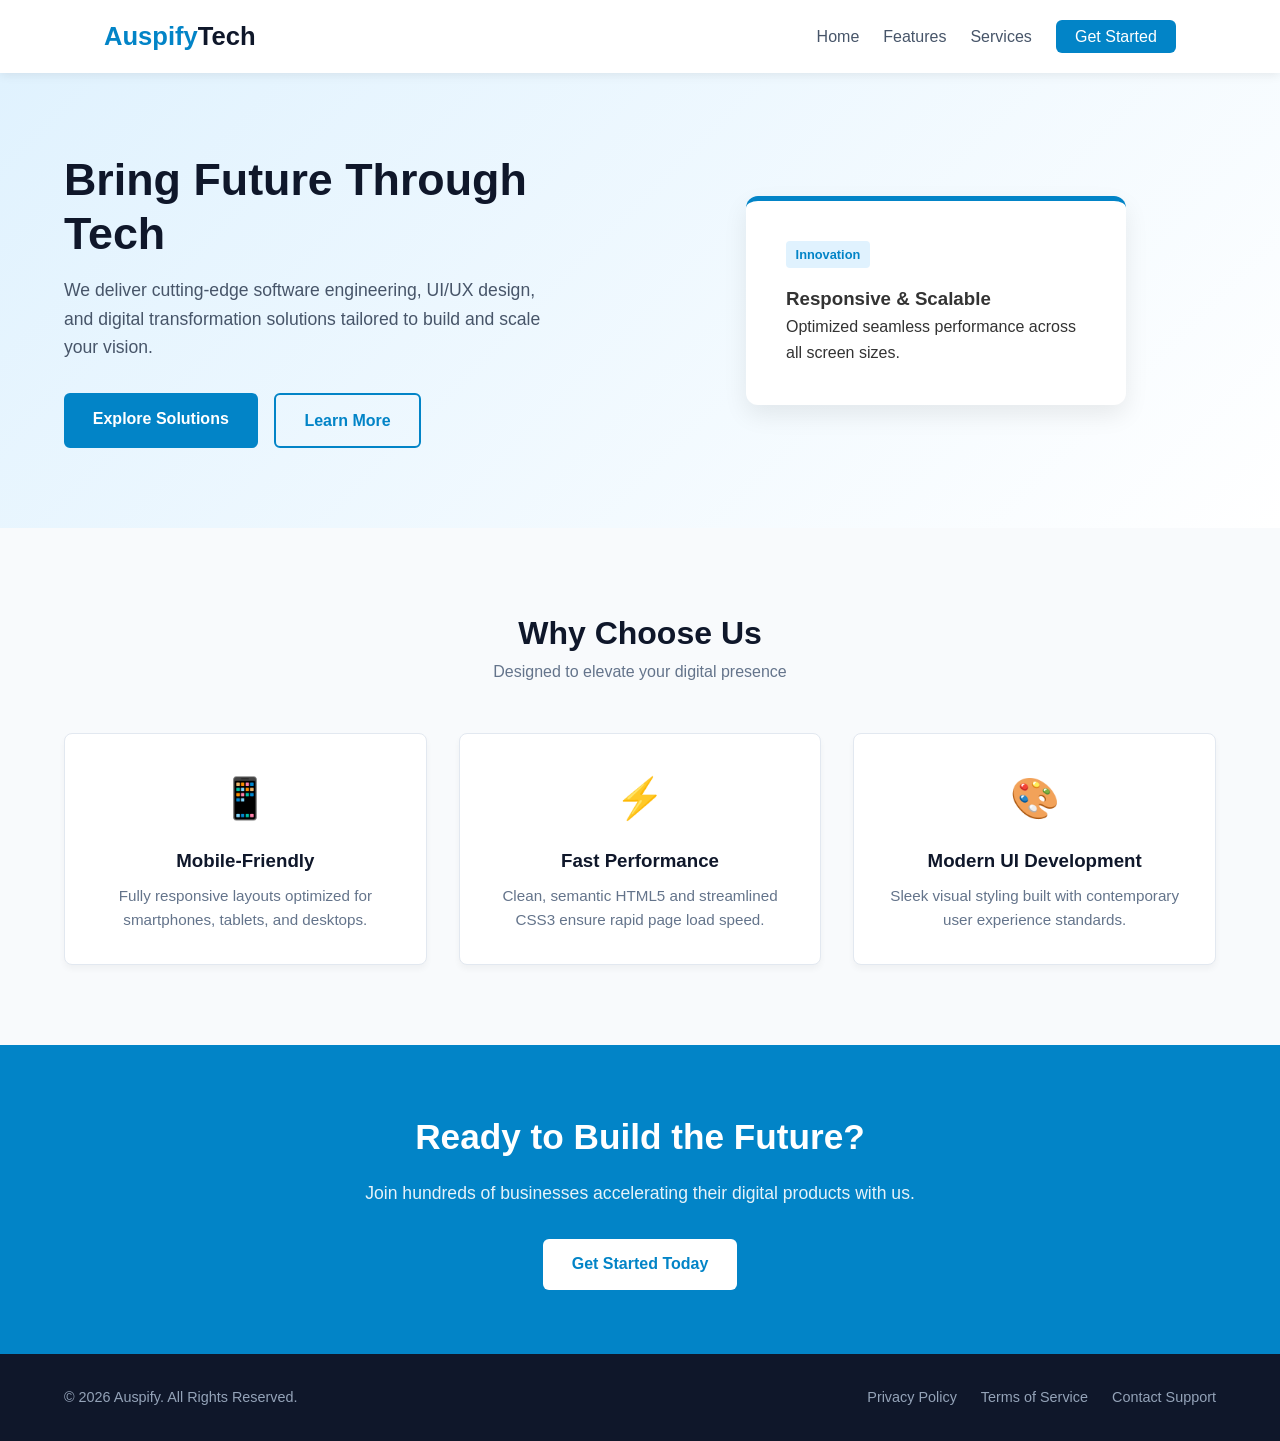
<file: Responsive-Landing-Page/index.html>
<!DOCTYPE html>
<html lang="en">

<head>
  <meta charset="UTF-8" />
  <meta name="viewport" content="width=device-width, initial-scale=1.0" />
  <title>Auspify - Modern Tech Solutions</title>
  <link rel="stylesheet" href="styles.css" />
  <!-- Font Awesome for mobile nav toggle icon (optional) -->
  <link rel="stylesheet" href="https://cdnjs.cloudflare.com/ajax/libs/font-awesome/6.4.0/css/all.min.css" />
</head>

<body>

  <!-- Navigation Bar -->
  <header class="header">
    <nav class="navbar">
      <a href="#" class="logo">Auspify<span>Tech</span></a>
      <input type="checkbox" id="menu-toggle" class="menu-toggle" />
      <label for="menu-toggle" class="hamburger">
        <i class="fas fa-bars"></i>
      </label>
      <ul class="nav-menu">
        <li><a href="#hero" class="nav-link">Home</a></li>
        <li><a href="#features" class="nav-link">Features</a></li>
        <li><a href="#services" class="nav-link">Services</a></li>
        <li><a href="#contact" class="nav-link btn-nav">Get Started</a></li>
      </ul>
    </nav>
  </header>

  <main>
    <!-- Hero Section -->
    <section id="hero" class="hero">
      <div class="container hero-container">
        <div class="hero-content">
          <h1>Bring Future Through Tech</h1>
          <p>
            We deliver cutting-edge software engineering, UI/UX design, and
            digital transformation solutions tailored to build and scale your vision.
          </p>
          <div class="hero-cta">
            <a href="#contact" class="btn btn-primary">Explore Solutions</a>
            <a href="#features" class="btn btn-secondary">Learn More</a>
          </div>
        </div>
        <div class="hero-image">
          <div class="graphic-card">
            <div class="badge">Innovation</div>
            <h3>Responsive & Scalable</h3>
            <p>Optimized seamless performance across all screen sizes.</p>
          </div>
        </div>
      </div>
    </section>

    <!-- Key Features Section -->
    <section id="features" class="features">
      <div class="container">
        <h2 class="section-title">Why Choose Us</h2>
        <p class="section-subtitle">Designed to elevate your digital presence</p>

        <div class="features-grid">
          <div class="feature-card">
            <div class="icon">📱</div>
            <h3>Mobile-Friendly</h3>
            <p>Fully responsive layouts optimized for smartphones, tablets, and desktops.</p>
          </div>
          <div class="feature-card">
            <div class="icon">⚡</div>
            <h3>Fast Performance</h3>
            <p>Clean, semantic HTML5 and streamlined CSS3 ensure rapid page load speed.</p>
          </div>
          <div class="feature-card">
            <div class="icon">🎨</div>
            <h3>Modern UI Development</h3>
            <p>Sleek visual styling built with contemporary user experience standards.</p>
          </div>
        </div>
      </div>
    </section>

    <!-- Call to Action Section -->
    <section id="contact" class="cta-section">
      <div class="container cta-container">
        <h2>Ready to Build the Future?</h2>
        <p>Join hundreds of businesses accelerating their digital products with us.</p>
        <a href="mailto:contact@auspify.com" class="btn btn-light">Get Started Today</a>
      </div>
    </section>
  </main>

  <!-- Footer Section -->
  <footer class="footer">
    <div class="container footer-container">
      <p>&copy; 2026 Auspify. All Rights Reserved.</p>
      <ul class="footer-links">
        <li><a href="#">Privacy Policy</a></li>
        <li><a href="#">Terms of Service</a></li>
        <li><a href="#">Contact Support</a></li>
      </ul>
    </div>
  </footer>

</body>

</html>
</file>
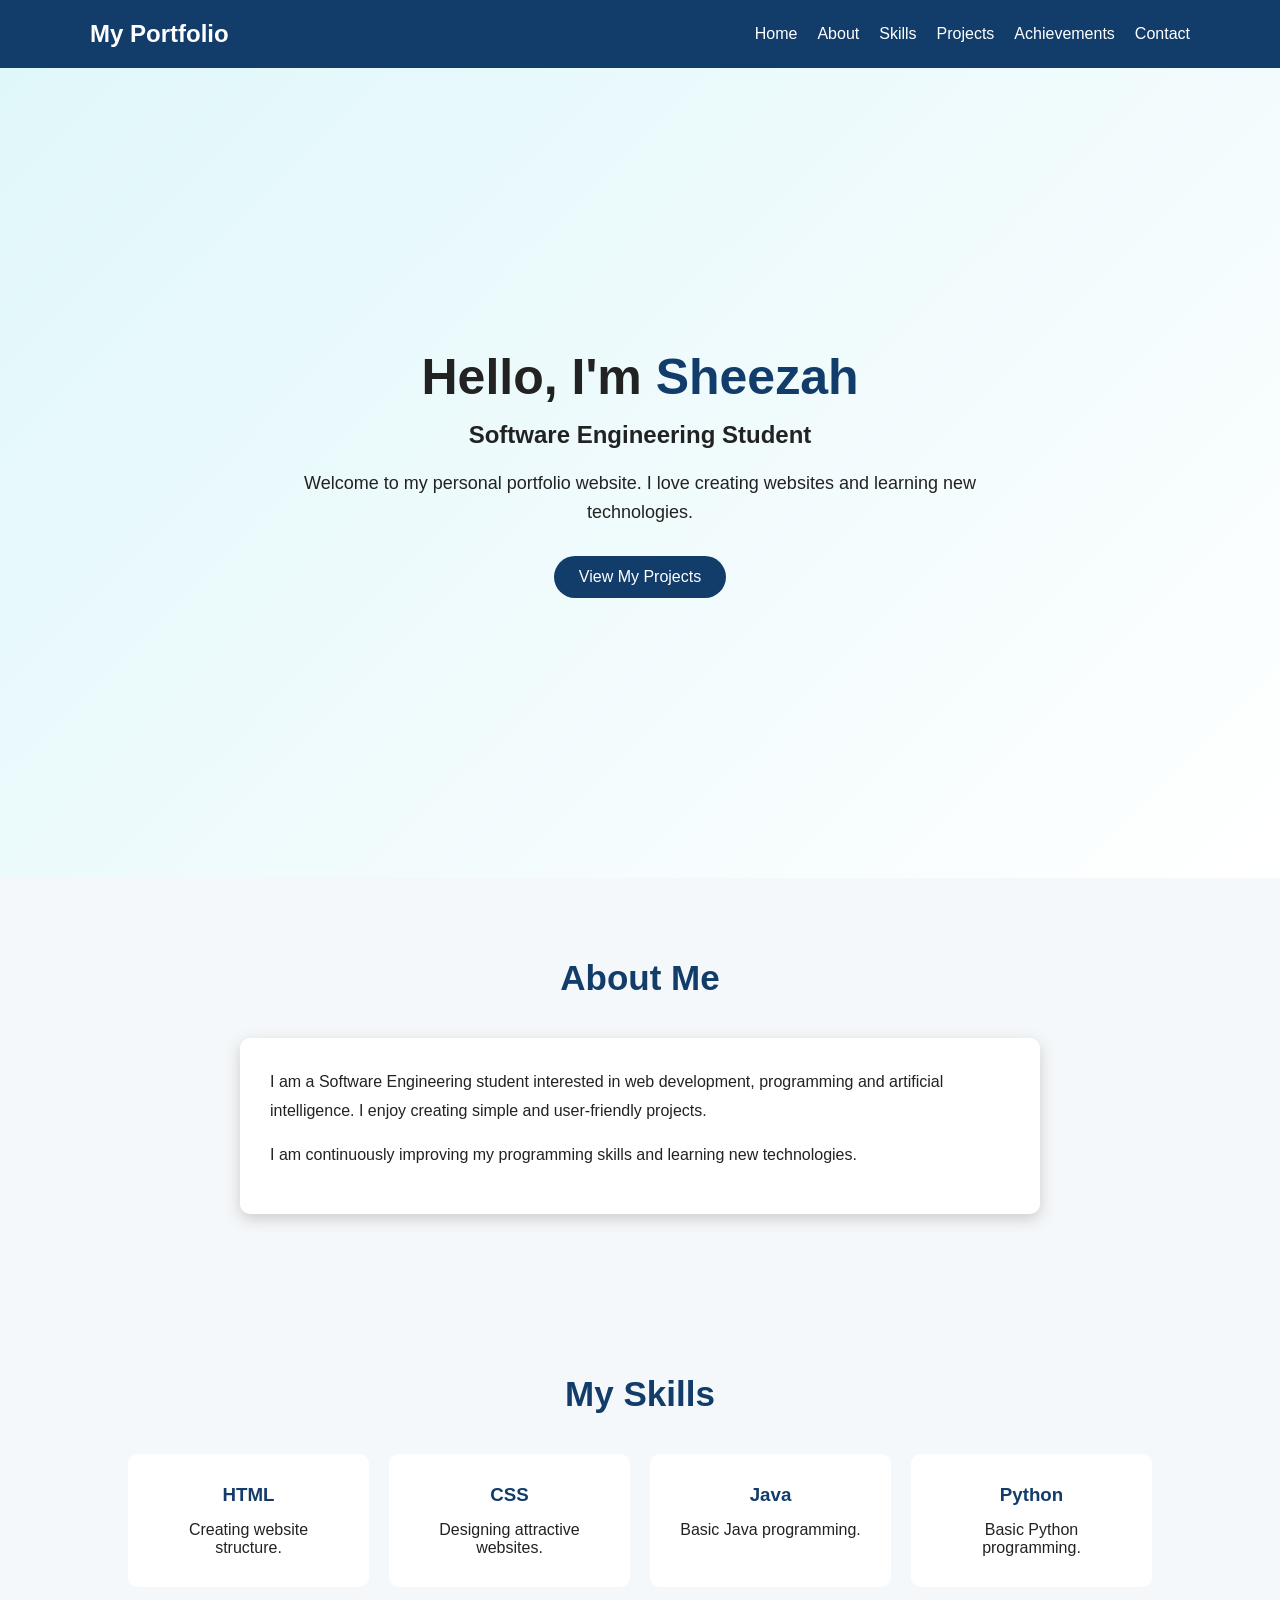
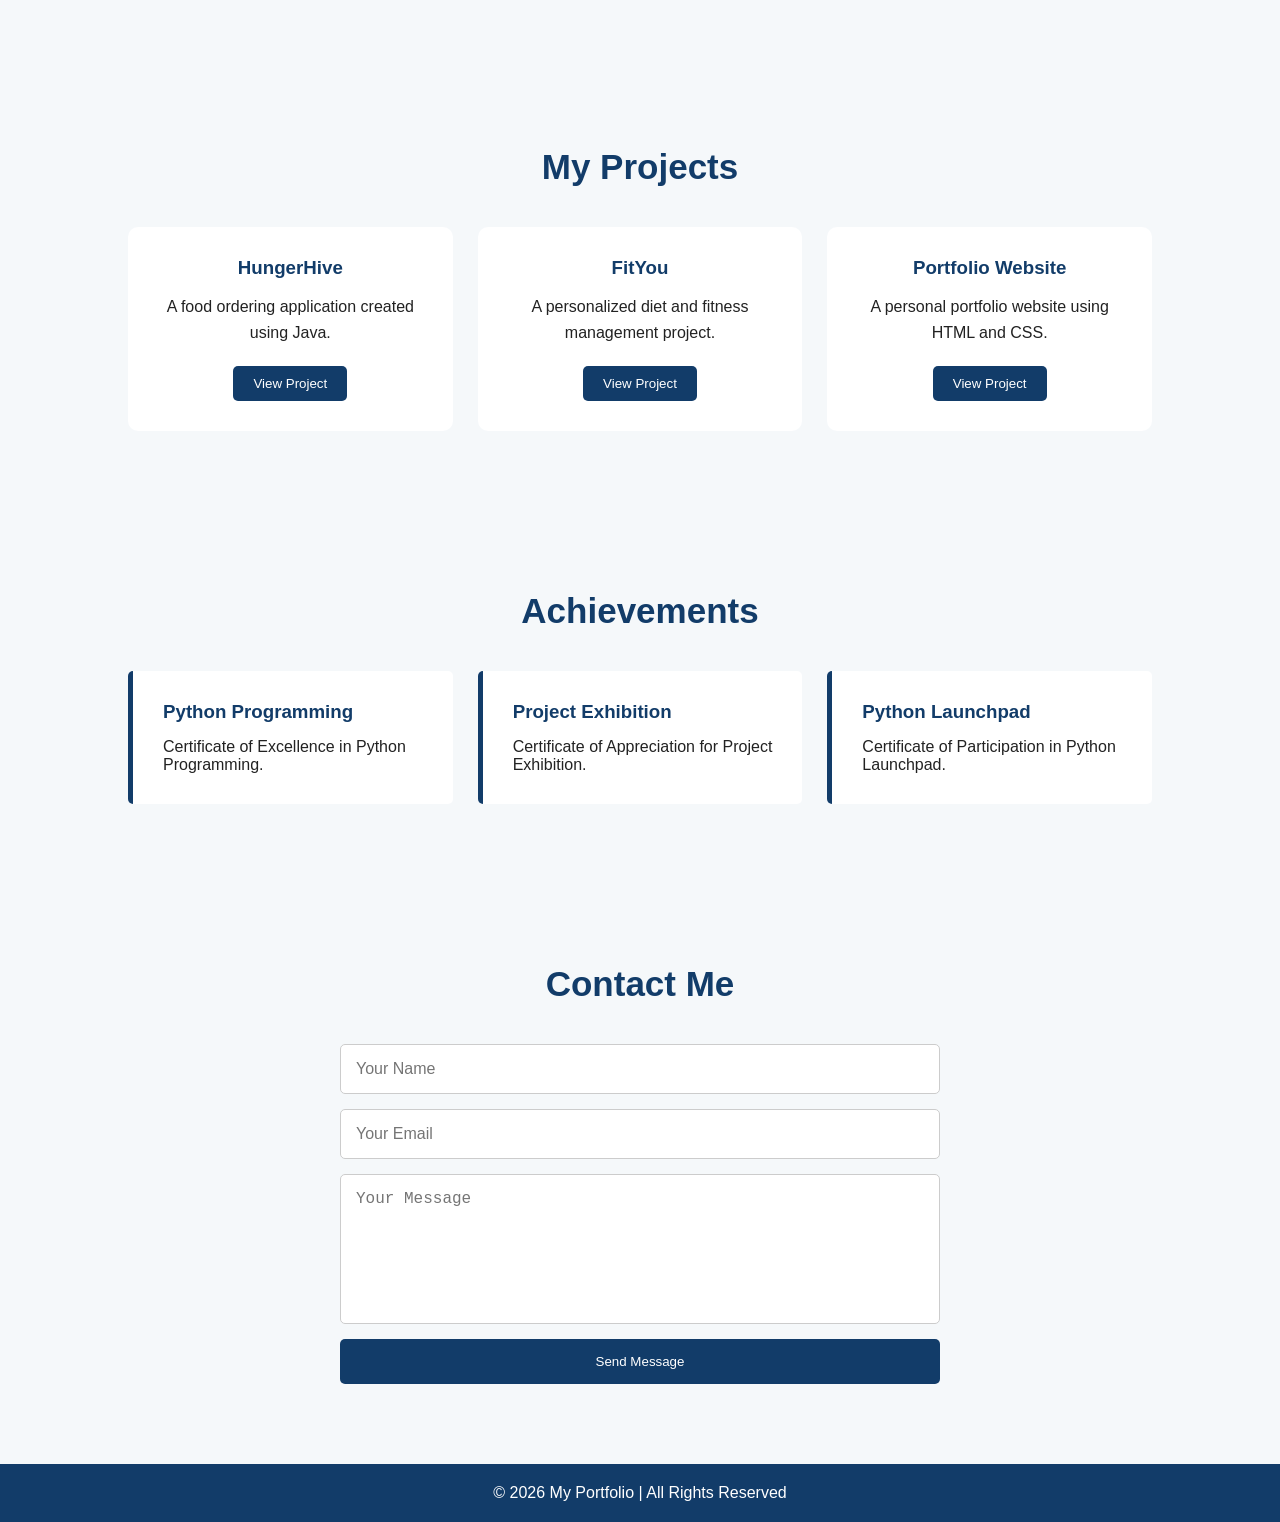
<file: task-2/portfolio/index.html>
<!DOCTYPE html>
<html lang="en">
<head>
    <meta charset="UTF-8">
    <meta name="viewport" content="width=device-width, initial-scale=1.0">

    <title>My Portfolio</title>

    <link rel="stylesheet" href="style.css">
</head>


<body>

    <!-- Navigation -->
    <header>
        <nav>
            <h2>My Portfolio</h2>

            <ul>
                <li><a href="#home">Home</a></li>
                <li><a href="#about">About</a></li>
                <li><a href="#skills">Skills</a></li>
                <li><a href="#projects">Projects</a></li>
                <li><a href="#achievements">Achievements</a></li>
                <li><a href="#contact">Contact</a></li>
            </ul>
        </nav>
    </header>


    <!-- Home -->
    <section id="home" class="home">

        <div class="home-text">
            <h1>Hello, I'm <span>Sheezah</span></h1>

            <h2>Software Engineering Student</h2>

            <p>
                Welcome to my personal portfolio website.
                I love creating websites and learning new technologies.
            </p>

            <a href="#projects" class="button" id="btn">View My Projects</a>
        </div>

    </section>


    <!-- About -->
    <section id="about">

        <h2 class="title">About Me</h2>

        <div class="about-box">

            <p>
                I am a Software Engineering student interested in
                web development, programming and artificial intelligence.
                I enjoy creating simple and user-friendly projects.
            </p>

            <p>
                I am continuously improving my programming skills
                and learning new technologies.
            </p>

        </div>

    </section>


    <!-- Skills -->
    <section id="skills">

        <h2 class="title">My Skills</h2>

        <div class="skills-container">

            <div class="skill">
                <h3>HTML</h3>
                <p>Creating website structure.</p>
            </div>

            <div class="skill">
                <h3>CSS</h3>
                <p>Designing attractive websites.</p>
            </div>

            <div class="skill">
                <h3>Java</h3>
                <p>Basic Java programming.</p>
            </div>

            <div class="skill">
                <h3>Python</h3>
                <p>Basic Python programming.</p>
            </div>

        </div>

    </section>


    <!-- Projects -->
    <section id="projects">

        <h2 class="title">My Projects</h2>

        <div class="project-container">

            <div class="project">
                <h3>HungerHive</h3>

                <p>
                    A food ordering application created using Java.
                </p>

                <button>View Project</button>
            </div>


            <div class="project">

                <h3>FitYou</h3>

                <p>
                    A personalized diet and fitness management project.
                </p>

                <button>View Project</button>

            </div>


            <div class="project">

                <h3>Portfolio Website</h3>

                <p>
                    A personal portfolio website using HTML and CSS.
                </p>

                <button>View Project</button>

            </div>

        </div>

    </section>


    <!-- Achievements -->
    <section id="achievements">

        <h2 class="title">Achievements</h2>

        <div class="achievement-container">

            <div class="achievement">
                <h3>Python Programming</h3>
                <p>
                    Certificate of Excellence in Python Programming.
                </p>
            </div>

            <div class="achievement">
                <h3>Project Exhibition</h3>
                <p>
                    Certificate of Appreciation for Project Exhibition.
                </p>
            </div>

            <div class="achievement">
                <h3>Python Launchpad</h3>
                <p>
                    Certificate of Participation in Python Launchpad.
                </p>
            </div>

        </div>

    </section>


    <!-- Contact -->
    <section id="contact">

        <h2 class="title">Contact Me</h2>

        <form>

            <input type="text" placeholder="Your Name">

            <input type="email" placeholder="Your Email">

            <textarea placeholder="Your Message"></textarea>

            <button type="submit">Send Message</button>

        </form>

    </section>


    <!-- Footer -->
    <footer>

        <p>
            © 2026 My Portfolio | All Rights Reserved
        </p>

    </footer>

    <script src="script.js"></script>


</body>
</html>
</file>
<file: Responsive-Landing-Page/styles.css>
/*
   Base & Reset Styles
*/
* {
  margin: 0;
  padding: 0;
  box-sizing: border-box;
}

html {
  scroll-behavior: smooth;
  font-family: 'Segoe UI', Tahoma, Geneva, Verdana, sans-serif;
  color: #333333;
  background-color: #f8fafc;
}

body {
  line-height: 1.6;
}

.container {
  width: 90%;
  max-width: 1200px;
  margin: 0 auto;
}

/*
   Navigation Bar
*/
.header {
  position: sticky;
  top: 0;
  background-color: #ffffff;
  box-shadow: 0 2px 10px rgba(0, 0, 0, 0.08);
  z-index: 1000;
}

.navbar {
  display: flex;
  justify-content: space-between;
  align-items: center;
  padding: 1rem 5%;
  max-width: 1200px;
  margin: 0 auto;
}

.logo {
  font-size: 1.6rem;
  font-weight: 700;
  color: #0284c7;
  text-decoration: none;
}

.logo span {
  color: #0f172a;
}

.nav-menu {
  display: flex;
  list-style: none;
  align-items: center;
  gap: 1.5rem;
}

.nav-link {
  text-decoration: none;
  color: #475569;
  font-weight: 500;
  transition: color 0.3s ease;
}

.nav-link:hover {
  color: #0284c7;
}

.btn-nav {
  background-color: #0284c7;
  color: #ffffff !important;
  padding: 0.5rem 1.2rem;
  border-radius: 6px;
  transition: background-color 0.3s ease;
}

.btn-nav:hover {
  background-color: #0369a1;
}

/* Mobile Nav Toggle Button */
.menu-toggle {
  display: none;
}

.hamburger {
  display: none;
  font-size: 1.5rem;
  color: #0f172a;
  cursor: pointer;
}

/*
   Hero Section
*/
.hero {
  padding: 5rem 0;
  background: linear-gradient(135deg, #e0f2fe 0%, #ffffff 100%);
}

.hero-container {
  display: flex;
  align-items: center;
  justify-content: space-between;
  gap: 2rem;
}

.hero-content {
  flex: 1;
}

.hero-content h1 {
  font-size: 2.8rem;
  line-height: 1.2;
  color: #0f172a;
  margin-bottom: 1rem;
}

.hero-content p {
  font-size: 1.1rem;
  color: #475569;
  margin-bottom: 2rem;
  max-width: 500px;
}

.hero-cta {
  display: flex;
  gap: 1rem;
}

.btn {
  display: inline-block;
  padding: 0.8rem 1.8rem;
  font-weight: 600;
  border-radius: 6px;
  text-decoration: none;
  transition: all 0.3s ease;
}

.btn-primary {
  background-color: #0284c7;
  color: #ffffff;
}

.btn-primary:hover {
  background-color: #0369a1;
  transform: translateY(-2px);
}

.btn-secondary {
  border: 2px solid #0284c7;
  color: #0284c7;
}

.btn-secondary:hover {
  background-color: #e0f2fe;
}

.hero-image {
  flex: 1;
  display: flex;
  justify-content: center;
}

.graphic-card {
  background: #ffffff;
  padding: 2.5rem;
  border-radius: 12px;
  box-shadow: 0 10px 25px rgba(0, 0, 0, 0.08);
  border-top: 5px solid #0284c7;
  max-width: 380px;
}

.graphic-card .badge {
  display: inline-block;
  background: #e0f2fe;
  color: #0284c7;
  font-size: 0.8rem;
  font-weight: 700;
  padding: 0.2rem 0.6rem;
  border-radius: 4px;
  margin-bottom: 1rem;
}

/*
   Features Section
*/
.features {
  padding: 5rem 0;
}

.section-title {
  text-align: center;
  font-size: 2rem;
  color: #0f172a;
}

.section-subtitle {
  text-align: center;
  color: #64748b;
  margin-bottom: 3rem;
}

.features-grid {
  display: grid;
  grid-template-columns: repeat(auto-fit, minmax(280px, 1fr));
  gap: 2rem;
}

.feature-card {
  background: #ffffff;
  padding: 2rem;
  border-radius: 8px;
  box-shadow: 0 4px 6px rgba(0, 0, 0, 0.04);
  text-align: center;
  border: 1px solid #e2e8f0;
  transition: transform 0.3s ease, box-shadow 0.3s ease;
}

.feature-card:hover {
  transform: translateY(-5px);
  box-shadow: 0 10px 15px rgba(0, 0, 0, 0.08);
}

.feature-card .icon {
  font-size: 2.5rem;
  margin-bottom: 1rem;
}

.feature-card h3 {
  color: #0f172a;
  margin-bottom: 0.5rem;
}

.feature-card p {
  color: #64748b;
  font-size: 0.95rem;
}

/*
   Call to Action (CTA) Section
*/
.cta-section {
  background: #0284c7;
  color: #ffffff;
  padding: 4rem 0;
  text-align: center;
}

.cta-container h2 {
  font-size: 2.2rem;
  margin-bottom: 0.8rem;
}

.cta-container p {
  font-size: 1.1rem;
  margin-bottom: 2rem;
  opacity: 0.9;
}

.btn-light {
  background-color: #ffffff;
  color: #0284c7;
}

.btn-light:hover {
  background-color: #f1f5f9;
}

/*
   Footer
*/
.footer {
  background-color: #0f172a;
  color: #94a3b8;
  padding: 2rem 0;
  font-size: 0.9rem;
}

.footer-container {
  display: flex;
  justify-content: space-between;
  align-items: center;
  flex-wrap: wrap;
  gap: 1rem;
}

.footer-links {
  display: flex;
  list-style: none;
  gap: 1.5rem;
}

.footer-links a {
  color: #94a3b8;
  text-decoration: none;
  transition: color 0.3s ease;
}

.footer-links a:hover {
  color: #ffffff;
}

/*
   Responsive Media Queries (Mobile & Tablet Optimization)
*/
@media (max-width: 768px) {
  /* Mobile Navigation */
  .hamburger {
    display: block;
  }

  .nav-menu {
    position: absolute;
    top: 100%;
    left: 0;
    width: 100%;
    background-color: #ffffff;
    flex-direction: column;
    padding: 1.5rem 0;
    box-shadow: 0 5px 10px rgba(0, 0, 0, 0.1);
    display: none;
  }

  .menu-toggle:checked ~ .nav-menu {
    display: flex;
  }

  /* Hero Section Stack */
  .hero-container {
    flex-direction: column;
    text-align: center;
  }

  .hero-content h1 {
    font-size: 2.1rem;
  }

  .hero-content p {
    margin: 0 auto 2rem auto;
  }

  .hero-cta {
    justify-content: center;
  }

  /* Footer Adjustment */
  .footer-container {
    flex-direction: column;
    text-align: center;
  }
}
</file>
<file: task-2/portfolio/style.css>
* {
    margin: 0;
    padding: 0;
    box-sizing: border-box;
    scroll-behavior: smooth;
}


body {
    font-family: Arial, sans-serif;
    background-color: #f5f8fa;
    color: #222;
}


/* Navigation */

header {
    background-color: #123c69;
    padding: 20px;
    position: sticky;
    top: 0;
    z-index: 100;
}


nav {
    display: flex;
    justify-content: space-between;
    align-items: center;
    max-width: 1100px;
    margin: auto;
}


nav h2 {
    color: white;
}


nav ul {
    display: flex;
    list-style: none;
    gap: 20px;
}


nav ul li a {
    color: white;
    text-decoration: none;
}


nav ul li a:hover {
    color: #4dd0e1;
}


/* Home */

.home {
    min-height: 90vh;

    display: flex;
    justify-content: center;
    align-items: center;

    text-align: center;

    background: linear-gradient(135deg, #e0f7fa, #ffffff);
}


.home-text {
    max-width: 700px;

    animation: moveUp 1.5s ease;
}


.home h1 {
    font-size: 50px;
    margin-bottom: 15px;
}


.home h1 span {
    color: #123c69;
}


.home h2 {
    margin-bottom: 20px;
}


.home p {
    font-size: 18px;
    line-height: 1.6;
    margin-bottom: 30px;
}


.button {
    display: inline-block;

    background-color: #123c69;
    color: white;

    padding: 12px 25px;

    text-decoration: none;

    border-radius: 25px;
}


.button:hover {
    background-color: #4dd0e1;
    color: black;
}


/* General Sections */

section {
    padding: 80px 10%;
}


.title {
    text-align: center;
    font-size: 35px;
    margin-bottom: 40px;
    color: #123c69;
}


/* About */

.about-box {
    max-width: 800px;
    margin: auto;

    background-color: white;

    padding: 30px;

    border-radius: 10px;

    box-shadow: 0 5px 15px #cccccc;
}


.about-box p {
    line-height: 1.8;
    margin-bottom: 15px;
}


/* Skills */

.skills-container {
    display: grid;

    grid-template-columns: repeat(4, 1fr);

    gap: 20px;
}


.skill {
    background-color: white;

    padding: 30px;

    text-align: center;

    border-radius: 10px;

    transition: 0.3s;
}


.skill:hover {
    transform: translateY(-10px);
    box-shadow: 0 5px 15px #cccccc;
}


.skill h3 {
    color: #123c69;
    margin-bottom: 15px;
}


/* Projects */

.project-container {
    display: grid;

    grid-template-columns: repeat(3, 1fr);

    gap: 25px;
}


.project {
    background-color: white;

    padding: 30px;

    border-radius: 10px;

    text-align: center;

    transition: 0.3s;
}


.project:hover {
    transform: scale(1.05);
    box-shadow: 0 5px 15px #cccccc;
}


.project h3 {
    color: #123c69;
    margin-bottom: 15px;
}


.project p {
    line-height: 1.6;
    margin-bottom: 20px;
}


.project button,
form button {
    border: none;

    background-color: #123c69;

    color: white;

    padding: 10px 20px;

    border-radius: 5px;

    cursor: pointer;
}


.project button:hover,
form button:hover {
    background-color: #4dd0e1;
    color: black;
}


/* Achievements */

.achievement-container {
    display: grid;

    grid-template-columns: repeat(3, 1fr);

    gap: 25px;
}


.achievement {
    background-color: white;

    padding: 30px;

    border-left: 5px solid #123c69;

    border-radius: 5px;

    transition: 0.3s;
}


.achievement:hover {
    transform: translateX(10px);
}


.achievement h3 {
    color: #123c69;
    margin-bottom: 15px;
}


/* Contact */

form {
    max-width: 600px;

    margin: auto;

    display: flex;

    flex-direction: column;

    gap: 15px;
}


form input,
form textarea {
    padding: 15px;

    border: 1px solid #cccccc;

    border-radius: 5px;

    font-size: 16px;
}


form textarea {
    height: 150px;

    resize: none;
}


form button {
    padding: 15px;
}


/* Footer */

footer {
    background-color: #123c69;

    color: white;

    text-align: center;

    padding: 20px;
}


/* Animation */

@keyframes moveUp {

    from {
        opacity: 0;
        transform: translateY(50px);
    }

    to {
        opacity: 1;
        transform: translateY(0);
    }

}


/* Responsive */

@media (max-width: 800px) {

    nav {
        flex-direction: column;
        gap: 15px;
    }


    nav ul {
        flex-wrap: wrap;
        justify-content: center;
    }


    .home h1 {
        font-size: 35px;
    }


    .skills-container {
        grid-template-columns: 1fr 1fr;
    }


    .project-container {
        grid-template-columns: 1fr;
    }


    .achievement-container {
        grid-template-columns: 1fr;
    }

}
</file>
